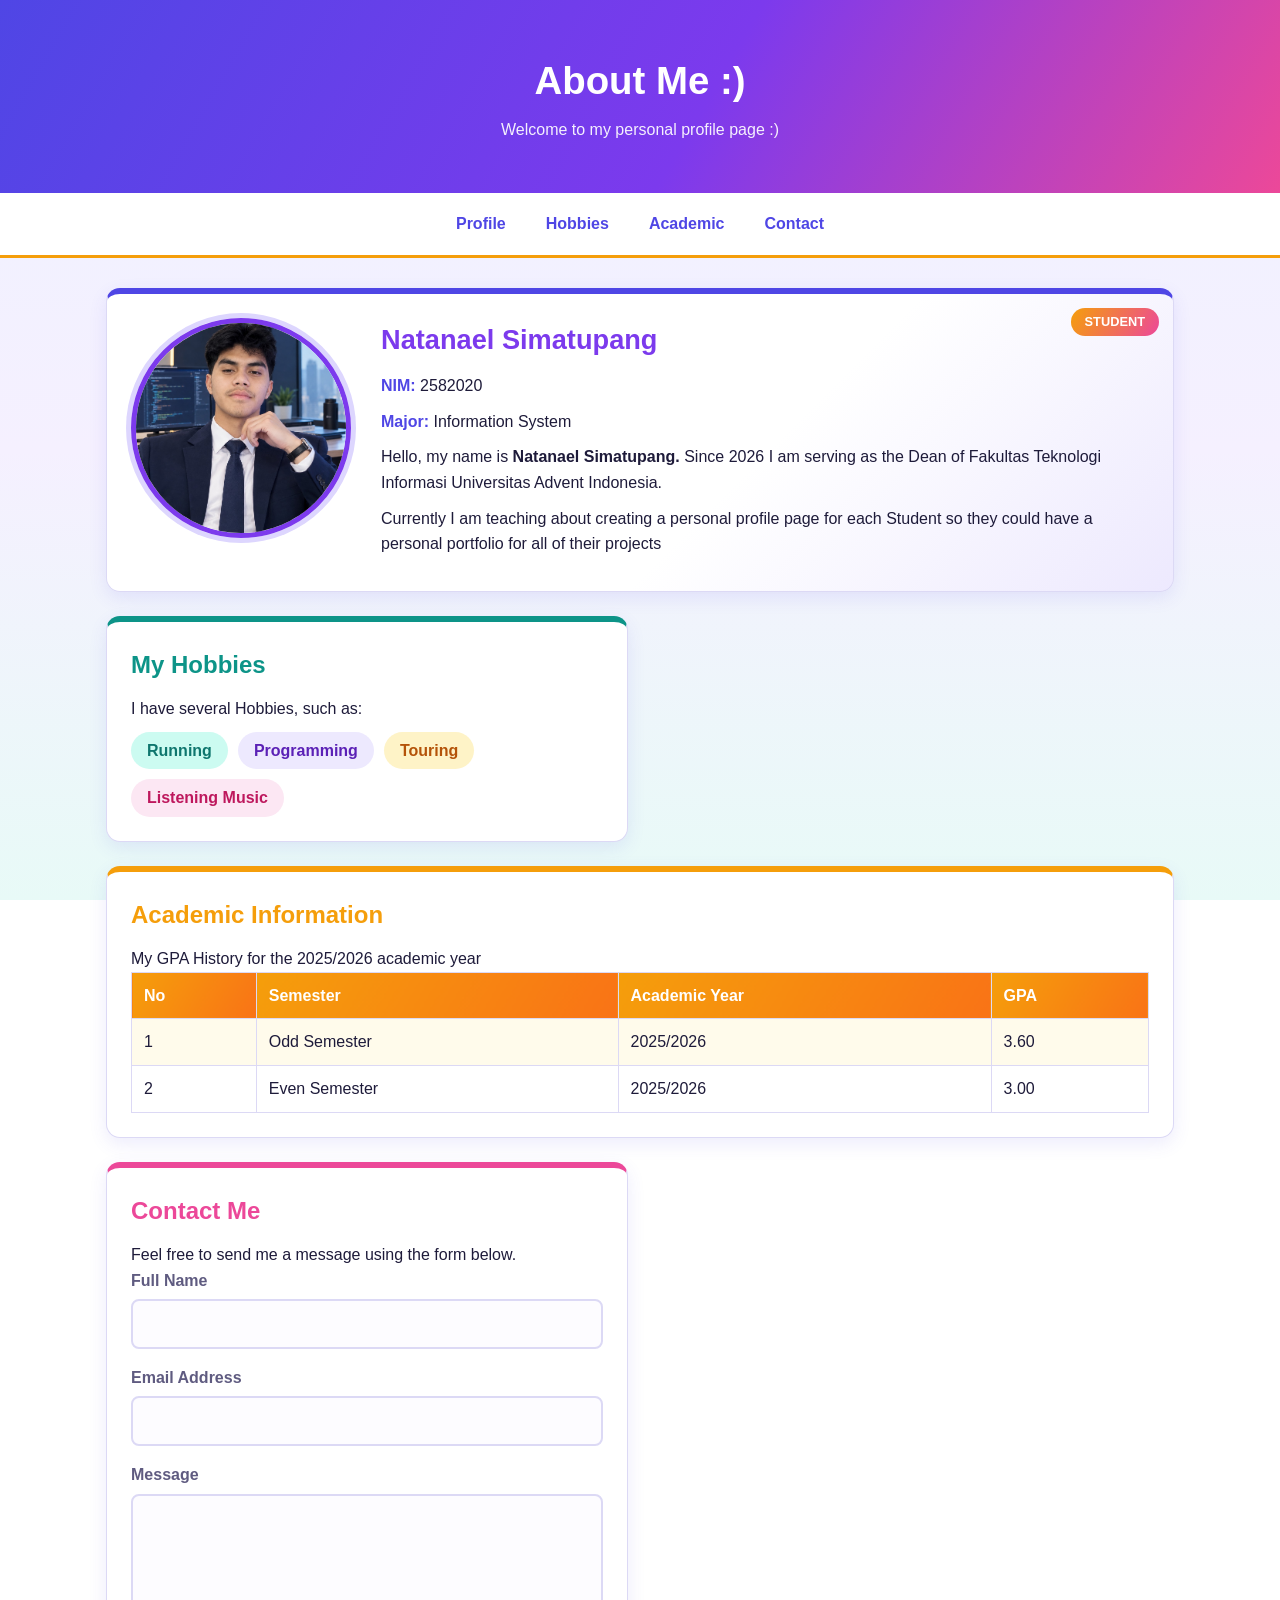
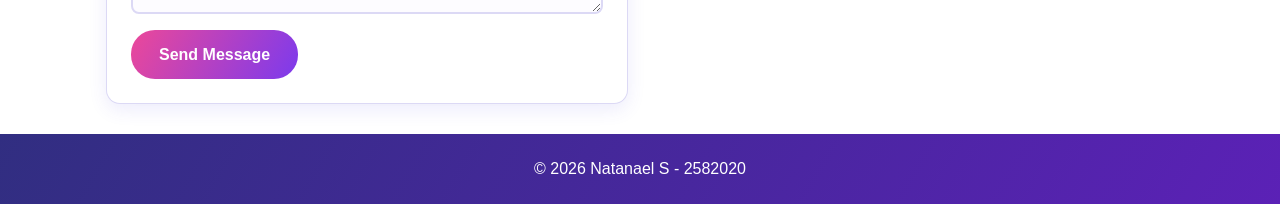
<file: index.html>
<!DOCTYPE html>
<html lang="en">
    <head>
        <meta charset="UTF-8">
        <meta name="viewport" content="width=device-width, initial-scale=1.0">
        <title>About Me</title>
        <link rel="stylesheet" href="style.css">
    </head>
    <body>
        <header>
            <h1>About Me :)</h1>
            <p>Welcome to my personal profile page :) </p>
        </header>
        <nav>
            <a href="#profile">Profile</a>
            <a href="#hobbies">Hobbies</a>
            <a href="#academic">Academic</a>
            <a href="#contact">Contact</a>
        </nav>
        <main class="content-grid">
            <section id="profile" class="profile">
                <span class="badge">
                    STUDENT
                </span>
                <img
                    class="profile-photo"
                    src="fotoku/fotoku.jpeg"
                    alt="My Profile Photo"
                >
                <div class="profile-info">
                    <h2>Natanael Simatupang</h2>
                    <p>
                        <strong>NIM: </strong>
                        2582020
                    </p>
                    <p>
                        <strong>Major: </strong>
                        Information System
                    </p>
                    <p>
                    Hello, my name is <b>Natanael Simatupang.</b>
                    Since 2026 I am serving as the Dean of
                    Fakultas Teknologi Informasi Universitas
                    Advent Indonesia.
                    </p>
                    <p>
                    Currently I am teaching about creating
                    a personal profile page for each Student
                    so they could have a personal portfolio
                    for all of their projects
                    </p>
                </div>
            </section>
            <section id="hobbies">
                <h2>My Hobbies</h2>
                <p>I have several Hobbies, such as:</p>
                <ul>
                    <li>Running</li>
                    <li>Programming</li>
                    <li>Touring</li>
                    <li>Listening Music</li>
                </ul>
            </section>
            <section id="academic">
                <h2>Academic Information</h2>
                <p>My GPA History for the 2025/2026 academic year</p>
                <div class="table-container">
                    <table>
                        <tr>
                            <th>No</th>
                            <th>Semester</th>
                            <th>Academic Year</th>
                            <th>GPA</th>
                        </tr>
                        <tr>
                            <td>1</td>
                            <td>Odd Semester</td>
                            <td>2025/2026</td>
                            <td>3.60</td>
                        </tr>
                        <tr>
                            <td>2</td>
                            <td>Even Semester</td>
                            <td>2025/2026</td>
                            <td>3.00</td>
                        </tr>
                    </table>
                </div>
            </section>
            <section id="contact">
                <h2>Contact Me</h2>
                <p>
                    Feel free to send me a message using
                    the form below.
                </p>
                <form action="#" method="post">
                    <div class="form-group">
                        <label for="fullname">Full Name</label>
                        <input
                            type="text"
                            id="fullname"
                            name="fullname"
                            minlength="3"
                            maxlength="50"
                            required
                        >
                    </div>
                    <div class="form-group">
                        <label for="email">Email Address</label>
                        <input
                            type="email"
                            id="email"
                            name="email"
                            required
                        >
                    </div>
                    <div class="form-group">
                        <label for="message">Message</label>
                        <textarea
                            id="message"
                            name="message"
                            minlength="10"
                            maxlength="500"
                            required
                        ></textarea>
                    </div>
                    <button type="submit">
                        Send Message
                    </button>
                </form>
            </section>
        </main>
        <footer>
            <p>
                &copy; 2026 Natanael S - 2582020
            </p>
        </footer>
    </body>
</html>
</file>
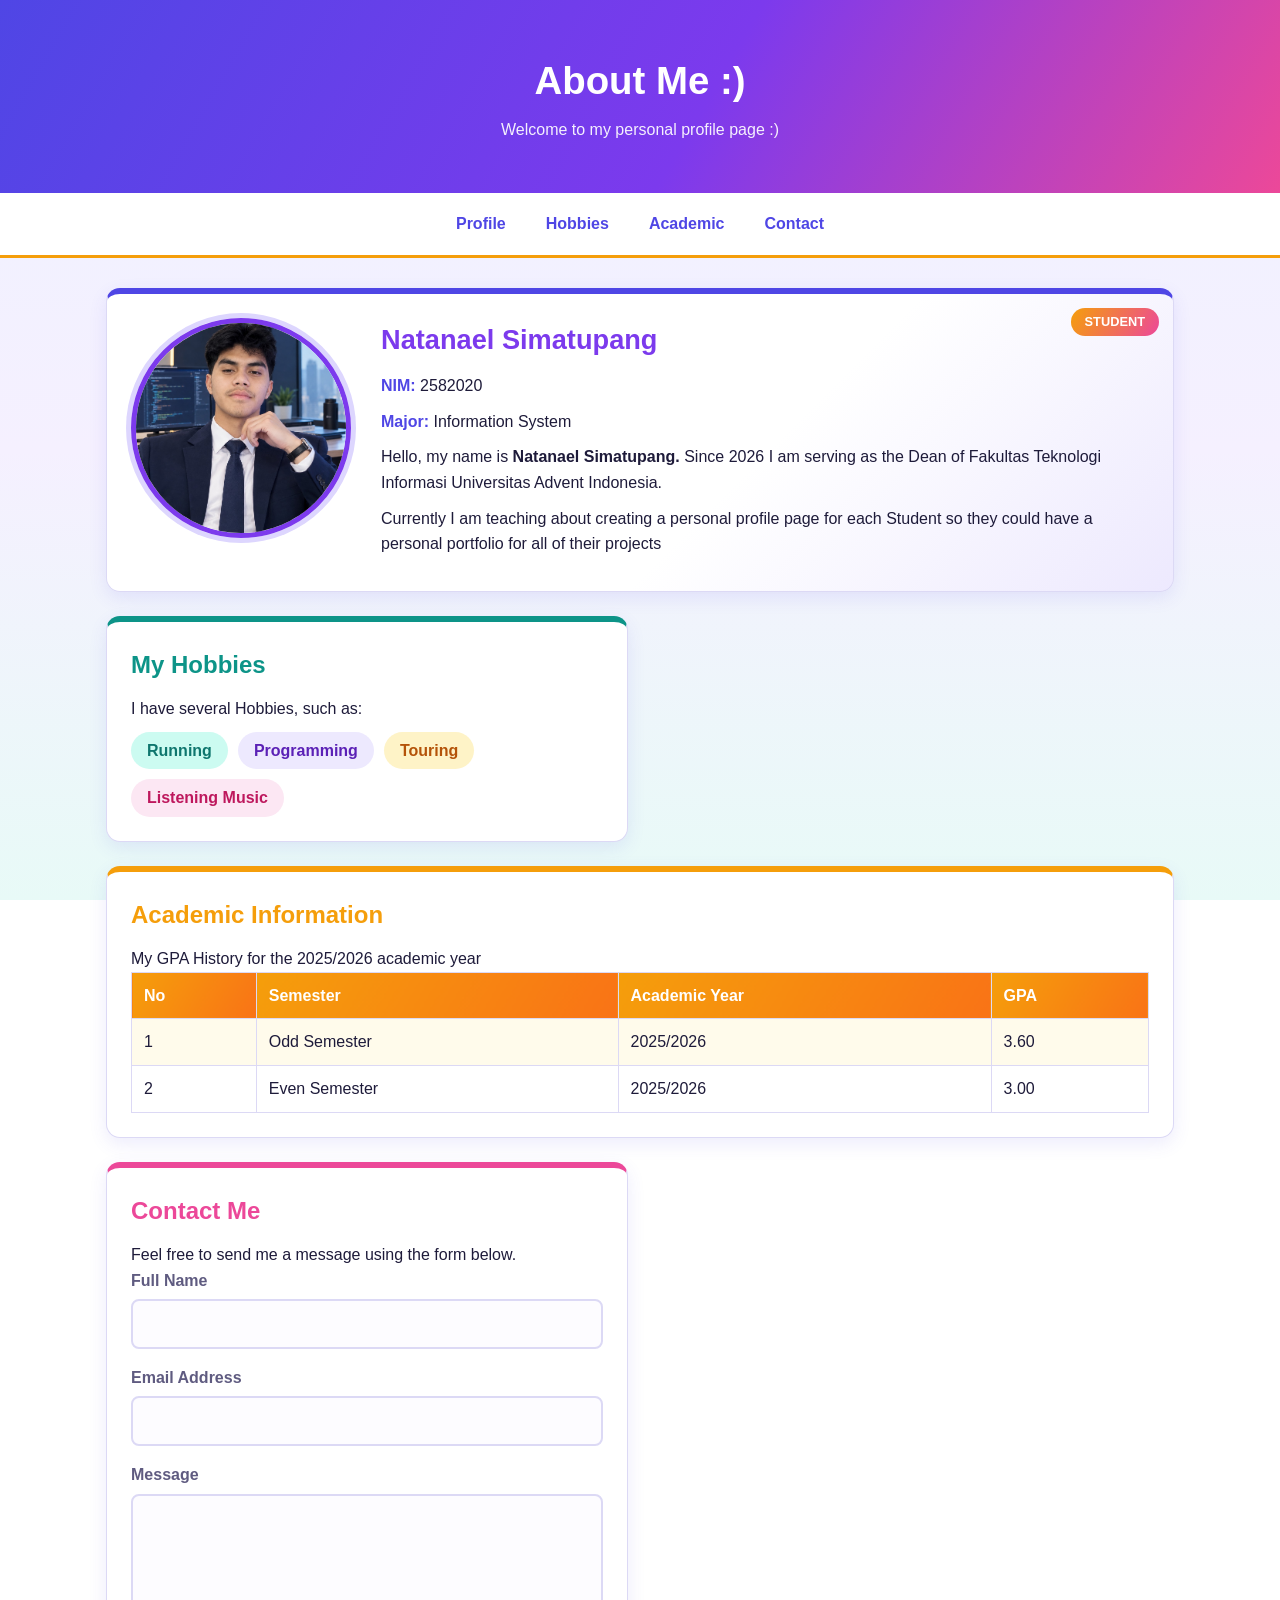
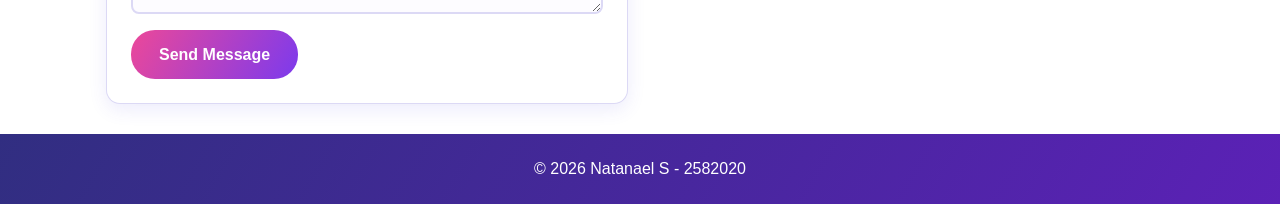
<file: AboutMe-responsive.html>
<!DOCTYPE html>
<html lang="en">
    <head>
        <meta charset="UTF-8">
        <meta name="viewport" content="width=device-width, initial-scale=1.0">
        <title>About Me</title>
        <link rel="stylesheet" href="style.css">
    </head>
    <body>
        <header>
            <h1>About Me :)</h1>
            <p>Welcome to my personal profile page :) </p>
        </header>
        <nav>
            <a href="#profile">Profile</a>
            <a href="#hobbies">Hobbies</a>
            <a href="#academic">Academic</a>
            <a href="#contact">Contact</a>
        </nav>
        <main class="content-grid">
            <section id="profile" class="profile">
                <span class="badge">
                    STUDENT
                </span>
                <img
                    class="profile-photo"
                    src="fotoku/fotoku.jpeg"
                    alt="My Profile Photo"
                >
                <div class="profile-info">
                    <h2>Natanael Simatupang</h2>
                    <p>
                        <strong>NIM: </strong>
                        2582020
                    </p>
                    <p>
                        <strong>Major: </strong>
                        Information System
                    </p>
                    <p>
                    Hello, my name is <b>Natanael Simatupang.</b>
                    Since 2026 I am serving as the Dean of
                    Fakultas Teknologi Informasi Universitas
                    Advent Indonesia.
                    </p>
                    <p>
                    Currently I am teaching about creating
                    a personal profile page for each Student
                    so they could have a personal portfolio
                    for all of their projects
                    </p>
                </div>
            </section>
            <section id="hobbies">
                <h2>My Hobbies</h2>
                <p>I have several Hobbies, such as:</p>
                <ul>
                    <li>Running</li>
                    <li>Programming</li>
                    <li>Touring</li>
                    <li>Listening Music</li>
                </ul>
            </section>
            <section id="academic">
                <h2>Academic Information</h2>
                <p>My GPA History for the 2025/2026 academic year</p>
                <div class="table-container">
                    <table>
                        <tr>
                            <th>No</th>
                            <th>Semester</th>
                            <th>Academic Year</th>
                            <th>GPA</th>
                        </tr>
                        <tr>
                            <td>1</td>
                            <td>Odd Semester</td>
                            <td>2025/2026</td>
                            <td>3.60</td>
                        </tr>
                        <tr>
                            <td>2</td>
                            <td>Even Semester</td>
                            <td>2025/2026</td>
                            <td>3.00</td>
                        </tr>
                    </table>
                </div>
            </section>
            <section id="contact">
                <h2>Contact Me</h2>
                <p>
                    Feel free to send me a message using
                    the form below.
                </p>
                <form action="#" method="post">
                    <div class="form-group">
                        <label for="fullname">Full Name</label>
                        <input
                            type="text"
                            id="fullname"
                            name="fullname"
                            minlength="3"
                            maxlength="50"
                            required
                        >
                    </div>
                    <div class="form-group">
                        <label for="email">Email Address</label>
                        <input
                            type="email"
                            id="email"
                            name="email"
                            required
                        >
                    </div>
                    <div class="form-group">
                        <label for="message">Message</label>
                        <textarea
                            id="message"
                            name="message"
                            minlength="10"
                            maxlength="500"
                            required
                        ></textarea>
                    </div>
                    <button type="submit">
                        Send Message
                    </button>
                </form>
            </section>
        </main>
        <footer>
            <p>
                &copy; 2026 Natanael S - 2582020
            </p>
        </footer>
    </body>
</html>
</file>
<file: style.css>
/* ===== RESET & VARIABEL WARNA ===== */
* {
    box-sizing: border-box;
    margin: 0;
    padding: 0;
}

:root {
    --bg: #eef2ff;
    --card: #ffffff;
    --text: #1e1b3a;
    --muted: #5f5b80;
    --indigo: #4f46e5;
    --violet: #7c3aed;
    --teal: #0d9488;
    --amber: #f59e0b;
    --pink: #ec4899;
    --border: #dcd9f5;
}

body {
    font-family: "Segoe UI", Arial, sans-serif;
    line-height: 1.6;
    color: var(--text);
    background: linear-gradient(180deg, #eef2ff 0%, #f5f0ff 50%, #e8faf7 100%);
    background-attachment: fixed;
}

/* ===== HEADER ===== */
header {
    background: linear-gradient(120deg, var(--indigo), var(--violet) 55%, var(--pink));
    color: #fff;
    text-align: center;
    padding: 50px 20px;
}

header h1 {
    font-size: 2.4rem;
    margin-bottom: 6px;
}

header p {
    opacity: 0.92;
}

/* ===== NAVIGASI ===== */
nav {
    display: flex;
    flex-wrap: wrap;
    justify-content: center;
    gap: 8px;
    padding: 12px 10px;
    background: rgba(255, 255, 255, 0.95);
    border-bottom: 3px solid var(--amber);
    position: sticky;
    top: 0;
    z-index: 10;
}

nav a {
    color: var(--indigo);
    text-decoration: none;
    font-weight: 600;
    padding: 6px 16px;
    border-radius: 20px;
}

nav a:hover,
nav a:focus {
    background: var(--indigo);
    color: #fff;
    outline: none;
}

hr {
    display: none;
}

/* ===== MAIN: CSS GRID ===== */
.content-grid {
    display: grid;
    grid-template-columns: 1fr;
    gap: 24px;
    max-width: 1100px;
    margin: 30px auto;
    padding: 0 16px;
}

section {
    --accent: var(--indigo);
    background: var(--card);
    border: 1px solid var(--border);
    border-top: 6px solid var(--accent);
    border-radius: 14px;
    padding: 24px;
    box-shadow: 0 6px 18px rgba(79, 70, 229, 0.10);
    scroll-margin-top: 70px;
}

/* warna aksen berbeda untuk tiap section */
section:nth-of-type(1) { --accent: var(--indigo); }
section:nth-of-type(2) { --accent: var(--teal); }
section:nth-of-type(3) { --accent: var(--amber); }
section:nth-of-type(4) { --accent: var(--pink); }

section h2 {
    color: var(--accent);
    margin-bottom: 12px;
}

br {
    display: none;
}

/* ===== PROFILE: FLEXBOX + POSITIONING ===== */
.profile {
    position: relative;
    display: flex;
    flex-direction: column;
    align-items: center;
    gap: 20px;
    background: linear-gradient(135deg, #ffffff 60%, #ede9fe);
}

.badge {
    position: absolute;
    top: 14px;
    right: 14px;
    background: linear-gradient(120deg, var(--amber), var(--pink));
    color: #fff;
    font-size: 0.8rem;
    font-weight: 700;
    padding: 4px 14px;
    border-radius: 20px;
}

.profile-photo {
    width: 180px;
    height: 180px;
    object-fit: cover;
    border-radius: 50%;
    border: 5px solid var(--violet);
    box-shadow: 0 0 0 5px #ddd6fe;
}

.profile-info {
    text-align: center;
}

.profile-info h2 {
    font-size: 1.7rem;
    color: var(--violet);
}

.profile-info p {
    margin-bottom: 10px;
}

.profile-info strong {
    color: var(--indigo);
}

/* ===== HOBBIES: berbentuk label warna-warni ===== */
ul {
    list-style: none;
    display: flex;
    flex-wrap: wrap;
    gap: 10px;
    margin-top: 10px;
}

li {
    background: #ccfbf1;
    color: #0f766e;
    font-weight: 600;
    padding: 6px 16px;
    border-radius: 20px;
}

li:nth-child(2) { background: #ede9fe; color: #5b21b6; }
li:nth-child(3) { background: #fef3c7; color: #b45309; }
li:nth-child(4) { background: #fce7f3; color: #be185d; }

/* ===== TABEL ===== */
.table-container {
    overflow-x: auto;
}

table {
    width: 100%;
    border-collapse: collapse;
    min-width: 400px;
}

th, td {
    border: 1px solid var(--border);
    padding: 10px 12px;
    text-align: left;
}

th {
    background: linear-gradient(120deg, var(--amber), #f97316);
    color: #fff;
}

tr:nth-child(even) td {
    background: #fffbeb;
}

/* ===== FORM ===== */
.form-group {
    display: flex;
    flex-direction: column;
    margin-bottom: 16px;
}

label {
    font-weight: 600;
    margin-bottom: 6px;
    color: var(--muted);
}

input,
textarea {
    padding: 10px 12px;
    border: 2px solid var(--border);
    border-radius: 8px;
    font: inherit;
    width: 100%;
    background: #fdfcff;
}

textarea {
    min-height: 120px;
    resize: vertical;
}

input:focus,
textarea:focus {
    outline: none;
    border-color: var(--pink);
    box-shadow: 0 0 0 3px #05e3af;
}

button {
    background: linear-gradient(120deg, var(--pink), var(--violet));
    color: #fff;
    border: none;
    padding: 12px 28px;
    border-radius: 24px;
    font: inherit;
    font-weight: 700;
    cursor: pointer;
}

button:hover {
    filter: brightness(1.1);
}

/* ===== FOOTER ===== */
footer {
    text-align: center;
    padding: 22px;
    background: linear-gradient(120deg, #312e81, #5b21b6);
    color: #fff;
    margin-top: 30px;
}

/* ===== RESPONSIF: TABLET (>= 768px) ===== */
@media (min-width: 768px) {
    .content-grid {
        grid-template-columns: 1fr 1fr;
    }

    .profile,
    #academic {
        grid-column: 1 / -1;
    }

    .profile {
        flex-direction: row;
        align-items: flex-start;
        gap: 30px;
    }

    .profile-photo {
        width: 220px;
        height: 220px;
        flex-shrink: 0;
    }

    .profile-info {
        text-align: left;
    }
}

/* ===== RESPONSIF: LAYAR KECIL (<= 480px) ===== */
@media (max-width: 480px) {
    header h1 {
        font-size: 1.8rem;
    }

    section {
        padding: 18px;
    }

    button {
        width: 100%;
    }
}
</file>
